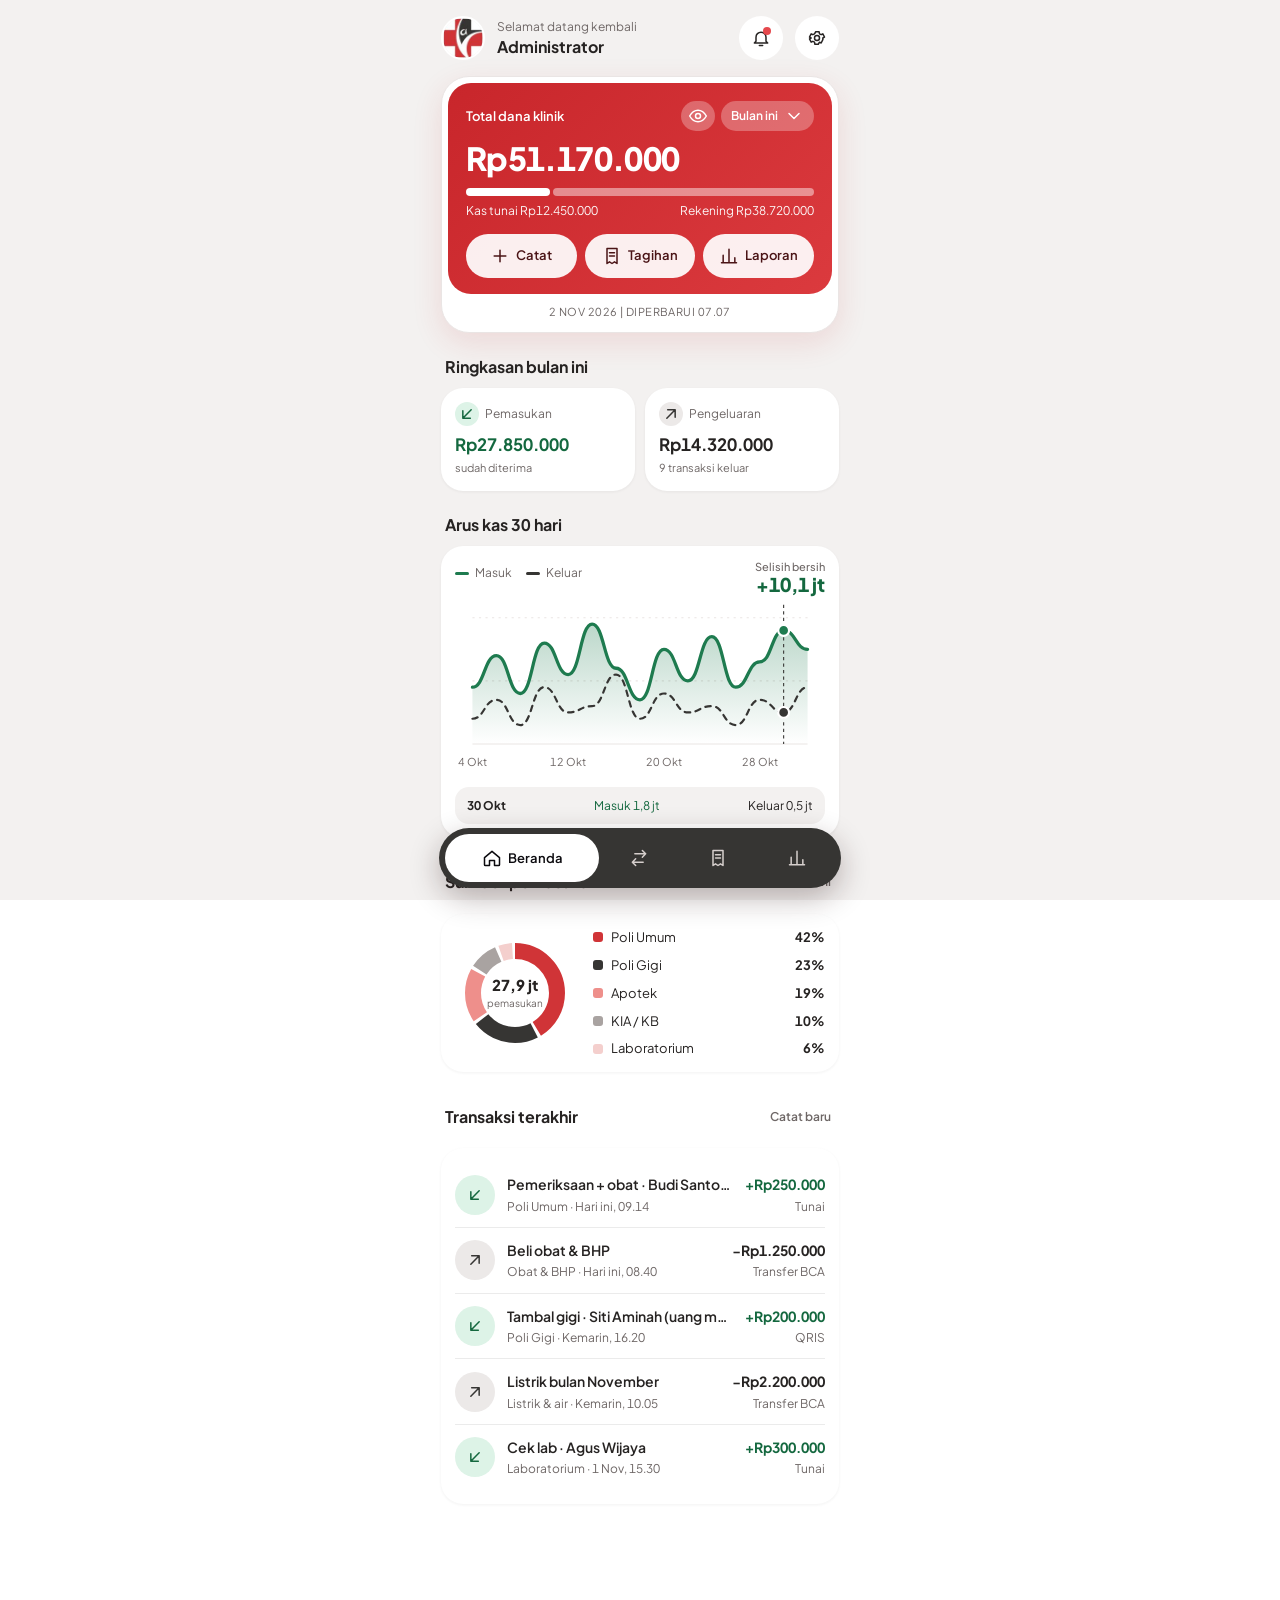
<file: index.html>
<!doctype html>
<html lang="id"><head><meta charset="utf-8">
<meta name="viewport" content="width=device-width, initial-scale=1, viewport-fit=cover">
<title>Fa-Mitra · Dashboard keuangan</title>
<link href="https://fonts.googleapis.com/css2?family=Plus+Jakarta+Sans:wght@400;500;600;700;800&display=swap" rel="stylesheet">
<style>
:root{--bg1:#F3F1F0;--bg2:#F3F1F0;--card:#fff;--solid:#fff;--ink:#262322;--mute:#6E6766;--line:rgba(38,35,34,.09);--acc:#D03437;--acc2:#F8DCDC;--pos:#14683F;--posbg:#DDF3E7;--neg:#363533;--negbg:#ECE9E8;--nav:#363533;--navfg:#fff;--hero1:#C8262B;--hero2:#DB3A3E;
box-sizing:border-box;padding-top:env(safe-area-inset-top,0px);padding-bottom:env(safe-area-inset-bottom,0px)}
html{color-scheme:light}
*{box-sizing:border-box;-webkit-tap-highlight-color:transparent}
html{scroll-padding-top:env(safe-area-inset-top,0px)}
body{margin:0;min-height:100vh;background:linear-gradient(170deg,var(--bg1) 0%,var(--bg2) 38%,var(--bg2) 100%) fixed;color:var(--ink);font:14px/1.45 "Plus Jakarta Sans",system-ui,sans-serif;font-variant-numeric:tabular-nums}
button{font:inherit;color:inherit;border:0;background:none;cursor:pointer}
button:focus-visible,input:focus-visible,select:focus-visible{outline:3px solid var(--acc);outline-offset:2px}
#app{max-width:430px;margin:0 auto;padding:16px 16px 120px}
.top{display:flex;align-items:center;gap:12px;margin-bottom:16px}
.top img{width:44px;height:44px;border-radius:50%;object-fit:cover;background:#fff;border:2px solid var(--solid)}
.top .who{flex:1;min-width:0}.who small{display:block;color:var(--mute);font-size:12px}.who b{font-size:16px;font-weight:700}
.ib{width:44px;height:44px;border-radius:50%;background:var(--card);display:grid;place-items:center;position:relative}
.ib i{position:absolute;top:11px;right:12px;width:8px;height:8px;border-radius:50%;background:#E5484D}
svg{display:block}.ic{width:20px;height:20px;fill:none;stroke:currentColor;stroke-width:1.8;stroke-linecap:round;stroke-linejoin:round}
.hero{border-radius:28px;padding:6px;background:#fff!important;border:1px solid #EAE5E4;box-shadow:0 10px 30px rgba(200,38,43,.12)}
.hero .in{border-radius:23px;padding:18px 18px 16px;color:#fff;background:linear-gradient(135deg,var(--hero1),var(--hero2))}
.row{display:flex;align-items:center;justify-content:space-between;gap:8px}
.chip{display:inline-flex;align-items:center;gap:6px;height:30px;padding:0 10px;border-radius:15px;background:rgba(255,255,255,.28);font-size:12px;font-weight:600}
.big{font-size:32px;font-weight:800;letter-spacing:-.02em;margin:10px 0 12px;line-height:1.1}
.split{display:flex;gap:3px;height:8px;margin-bottom:6px}.split span{border-radius:4px}
.legend{display:flex;justify-content:space-between;font-size:12px;margin-bottom:14px;opacity:.95}
.acts{display:flex;gap:8px}.acts button{flex:1;height:44px;border-radius:22px;background:rgba(255,255,255,.92);color:#4A1416;font-weight:600;font-size:13px;display:flex;align-items:center;justify-content:center;gap:6px}
.foot{padding:10px 8px 6px;text-align:center;font-size:11px;letter-spacing:.04em;color:#6E6766}
h2{font-size:16px;font-weight:700;margin:0}.sec{display:flex;justify-content:space-between;align-items:center;margin:22px 4px 10px}
.link{color:var(--mute);font-size:12px;font-weight:600;min-height:44px;padding:0 4px}
.scroll{display:flex;gap:10px;overflow-x:auto;margin:0 -16px;padding:0 16px 4px;scrollbar-width:none}.scroll::-webkit-scrollbar{display:none}
.card{background:var(--card);border-radius:22px;padding:14px;box-shadow:0 1px 3px rgba(38,35,34,.06)}
.mini{flex:0 0 150px}.mini .dot{width:30px;height:30px;border-radius:50%;display:grid;place-items:center;margin-bottom:10px}
.mini small{color:var(--mute);font-size:12px;display:block}.mini b{font-size:16px}
.two{display:grid;grid-template-columns:1fr 1fr;gap:10px}
.lg{display:flex;gap:14px;font-size:12px;color:var(--mute);margin-top:4px}.lg i{display:inline-block;width:14px;height:3px;border-radius:2px;margin-right:6px;vertical-align:middle}
.net{font-size:19px;font-weight:800;color:var(--pos);text-align:right;line-height:1.2}.net small{display:block;font-size:11px;font-weight:500;color:var(--mute)}
.rd{display:flex;justify-content:space-between;gap:8px;margin-top:8px;padding:10px 12px;border-radius:14px;background:#F3F1F0;font-size:12px}.rd b{font-weight:700}
.don{display:flex;align-items:center;gap:18px}.don svg{flex:none}.don ul{list-style:none;margin:0;padding:0;flex:1;min-width:0;display:flex;flex-direction:column;gap:9px;font-size:13px}.don li{display:flex;align-items:center;gap:8px}.don li i{width:10px;height:10px;border-radius:3px;flex:none}.don li b{margin-left:auto}
.stat small{display:flex;align-items:center;gap:6px;color:var(--mute);font-size:12px}.stat b{display:block;font-size:17px;margin-top:6px}.stat em{font-style:normal;font-size:11px;color:var(--mute)}
.tx{display:flex;align-items:center;gap:12px;padding:12px 0;border-top:1px solid var(--line)}.tx:first-child{border-top:0}
.tx .dot{flex:0 0 40px;width:40px;height:40px;border-radius:50%;display:grid;place-items:center}
.tx div{flex:1;min-width:0}.tx b{display:block;font-weight:600;font-size:14px;overflow:hidden;text-overflow:ellipsis;white-space:nowrap}.tx small{color:var(--mute);font-size:12px}
.tx .a{flex:none;text-align:right}.tx .a b{font-weight:700;overflow:visible}
.in-dot{background:var(--posbg);color:var(--pos)}.out-dot{background:var(--negbg);color:var(--neg)}
h1{font-size:22px;font-weight:800;margin:6px 4px 16px;letter-spacing:-.01em}
.field{background:var(--card);border-radius:22px;padding:14px 16px;position:relative}
.field label{font-size:12px;color:var(--mute);font-weight:600;display:block}
.field select{width:100%;margin-top:6px;border:0;background:transparent;font:700 18px "Plus Jakarta Sans",sans-serif;color:var(--ink);appearance:none;min-height:36px}
.field+.field{margin-top:10px}
.flip{position:absolute;left:50%;transform:translate(-50%,-50%);z-index:2;width:44px;height:44px;border-radius:50%;background:var(--nav);color:#fff;display:grid;place-items:center;border:4px solid var(--bg2)}
.flipwrap{position:relative;height:0}
.amt{display:flex;align-items:center;gap:8px;background:#F3F1F0;border-radius:18px;padding:0 16px;height:56px;margin-top:8px}
.amt span{color:var(--mute);font-weight:600}.amt input{flex:1;min-width:0;border:0;background:none;font:800 22px "Plus Jakarta Sans",sans-serif;color:var(--ink);text-align:right}
.seg{display:flex;padding:4px;gap:4px;background:var(--acc2);border-radius:18px;margin-bottom:12px}
.seg button{flex:1;height:40px;border-radius:14px;font-weight:600;font-size:13px;color:var(--mute)}.seg button[aria-pressed=true]{background:var(--solid);color:var(--ink);font-weight:700;box-shadow:0 1px 3px rgba(0,0,0,.12)}
.hint{display:flex;justify-content:space-between;color:var(--mute);font-size:12px;margin:12px 4px 18px}
.swipe{position:relative;height:56px;border-radius:28px;background:var(--acc);color:#fff;font-weight:700;display:grid;place-items:center;touch-action:none;user-select:none;overflow:hidden}
.knob{position:absolute;left:4px;top:4px;width:48px;height:48px;border-radius:50%;background:#fff;color:var(--acc);display:grid;place-items:center;touch-action:none}
.swipe.bad{animation:sh .3s}@keyframes sh{25%{transform:translateX(-6px)}75%{transform:translateX(6px)}}
.pts{border-radius:28px;padding:6px;background:var(--card)}.pts .in{border-radius:23px;padding:16px 18px;background:linear-gradient(135deg,var(--hero1),var(--hero2));color:#fff}
.pts .big{margin:6px 0 2px}.pts small{opacity:.9}
.claim{display:flex;flex-direction:column;gap:4px;padding:14px 0;border-top:1px solid var(--line)}.claim:first-of-type{border-top:0}
.claim .r{display:flex;align-items:center;justify-content:space-between;gap:12px}
.btn{height:44px;padding:0 16px;border-radius:22px;background:var(--acc);color:#fff;font-weight:600;font-size:13px;flex:none}
.empty{padding:18px 0;text-align:center;color:var(--mute)}
.bar{margin-bottom:14px}.bar .row{font-size:13px;margin-bottom:6px}.bar .t{height:8px;border-radius:4px;background:var(--acc2);overflow:hidden}.bar .t i{display:block;height:100%;border-radius:4px;background:var(--acc)}
.bar span.s{color:var(--mute);margin-left:8px}
nav{position:fixed;left:0;right:0;bottom:0;padding:0 14px calc(12px + env(safe-area-inset-bottom,0px));display:flex;justify-content:center;z-index:5}
nav .p{width:100%;max-width:402px;background:var(--nav);border-radius:32px;padding:6px;display:flex;gap:2px;box-shadow:0 10px 30px rgba(40,15,15,.3)}
nav button{flex:1;height:48px;border-radius:24px;color:#D6CFCD;display:flex;align-items:center;justify-content:center;gap:6px;font-weight:600;font-size:13px;min-width:48px}
nav button[aria-current=page]{flex:2.2;background:#fff;color:#0B0A0E}
nav button span{display:none}nav button[aria-current=page] span{display:inline}
.toast{position:fixed;left:50%;bottom:calc(92px + env(safe-area-inset-bottom,0px));transform:translateX(-50%);background:var(--ink);color:var(--bg2);padding:10px 16px;border-radius:20px;font-weight:600;font-size:13px;z-index:9;transition:opacity .3s}
@media (prefers-reduced-motion:reduce){.swipe.bad{animation:none}.toast{transition:none}}
</style></head><body>
<div id="app"></div>
<script>
const LOGO="[data-uri]";
const P={home:'M3 11.5 12 4l9 7.5V20a1 1 0 0 1-1 1h-5v-6H9v6H4a1 1 0 0 1-1-1z',swap:'M7 7h13M16 3l4 4-4 4M17 17H4M8 13l-4 4 4 4',bill:'M6 3h12v18l-3-2-3 2-3-2-3 2zM9 8h6M9 12h6',chart:'M5 20V11M12 20V4M19 20v-6M3 20h18',bell:'M6 16V11a6 6 0 0 1 12 0v5l2 2H4zM10 21h4',cog:'M12 15a3 3 0 1 0 0-6 3 3 0 0 0 0 6zM19 12l2-1-2-4-2 1-2-1-.5-2.5h-4L9 7 7 8 5 7 3 11l2 1v0l-2 1 2 4 2-1 2 1 .5 2.5h4L15 17l2 1 2-4z',eye:'M2 12s4-7 10-7 10 7 10 7-4 7-10 7S2 12 2 12zM12 15a3 3 0 1 0 0-6 3 3 0 0 0 0 6z',eyeoff:'M3 3l18 18M10 6a9 9 0 0 1 12 6 12 12 0 0 1-3 3.5M6.5 7A12 12 0 0 0 2 12s4 7 10 7a9 9 0 0 0 4-1',plus:'M12 5v14M5 12h14',down:'M17 7 7 17M7 8v9h9',up:'M7 17 17 7M8 7h9v9',cash:'M3 7h18v10H3zM12 14a2 2 0 1 0 0-4 2 2 0 0 0 0 4z',bank:'M3 10l9-6 9 6M5 10v8M10 10v8M14 10v8M19 10v8M3 20h18',chev:'M6 9l6 6 6-6',right:'M9 6l6 6-6 6',ud:'M8 4v16M8 4 4 8M16 20V4M16 20l4-4'};
const ic=(k,c='')=>`<svg class="ic ${c}" viewBox="0 0 24 24" aria-hidden="true"><path d="${P[k]}"/></svg>`;
const rp=n=>'Rp'+Math.round(n).toLocaleString('id-ID');
const S={tab:'home',hide:false,cash:12450000,bank:38720000,inc:27850000,exp:14320000,piutang:21050000,mode:'in',per:'Bulan ini',pick:null,
tx:[[1,'Pemeriksaan + obat · Budi Santoso','Poli Umum · Hari ini, 09.14','Tunai',250000],[0,'Beli obat & BHP','Obat & BHP · Hari ini, 08.40','Transfer BCA',1250000],[1,'Tambal gigi · Siti Aminah (uang muka)','Poli Gigi · Kemarin, 16.20','QRIS',200000],[0,'Listrik bulan November','Listrik & air · Kemarin, 10.05','Transfer BCA',2200000],[1,'Cek lab · Agus Wijaya','Laboratorium · 1 Nov, 15.30','Tunai',300000]],
claims:[{id:1,t:'Klaim BPJS September',m:'Poli Umum · diajukan 15 Okt, sudah 18 hari',a:8900000,b:'Tandai cair',to:'bank'},{id:2,t:'Tagihan Siti Aminah',m:'Poli Gigi · terbayar Rp200.000 dari Rp450.000',a:250000,b:'Catat bayar',to:'cash'},{id:3,t:'2 tagihan pasien lain',m:'Belum lunas',a:1900000,b:'Catat bayar',to:'cash'}]};
const INC=[['Poli Umum',11800000],['Poli Gigi',6400000],['Apotek',5200000],['KIA / KB',2900000],['Laboratorium',1550000]],EXP=[['Gaji nakes',8000000],['Obat & BHP',4120000],['Listrik & air',2200000]];
const CIN=[.9,1.4,.8,1.6,1.1,1.9,1.2,.7,1.5,1,1.7,.9,1.3,1.8,1.5],COUT=[.4,.7,.3,.9,.5,.6,1.1,.4,.8,.5,.6,.3,.7,.5,.9];
const $=s=>document.querySelector(s),mask=s=>S.hide?'Rp••••••':s;
function toast(m){const t=document.createElement('div');t.className='toast';t.setAttribute('role','status');t.textContent=m;document.body.append(t);setTimeout(()=>t.style.opacity=0,1800);setTimeout(()=>t.remove(),2200)}
function txRow(t){const i=t[0];return`<div class="tx"><span class="dot ${i?'in-dot':'out-dot'}">${ic(i?'down':'up')}</span><div><b>${t[1]}</b><small>${t[2]}</small></div><div class="a"><b style="color:${i?'var(--pos)':'var(--ink)'}">${i?'+':'−'}${rp(t[4])}</b><small>${t[3]}</small></div></div>`}
function bars(a,tot){return a.map(([n,v])=>`<div class="bar"><div class="row"><span>${n}</span><span><b>${rp(v)}</b><span class="s">${Math.round(v/tot*100)}%</span></span></div><div class="t"><i style="width:${v/a[0][1]*100}%"></i></div></div>`).join('')}
const dl=k=>4+k*2>31?(4+k*2-31)+' Nov':(4+k*2)+' Okt',fx=i=>16+i*308/14,fy=v=>136-v/2*116,jt=v=>v.toFixed(1).replace('.',',')+' jt';
function flowChart(){const sm=a=>a.map((v,i)=>i?`C${(fx(i-1)+fx(i))/2},${fy(a[i-1])} ${(fx(i-1)+fx(i))/2},${fy(v)} ${fx(i)},${fy(v)}`:`M${fx(0)},${fy(v)}`).join(''),pi=sm(CIN);
return`<svg id="fl" viewBox="0 0 340 168" style="width:100%;touch-action:pan-y;cursor:crosshair" role="img" aria-label="Grafik arus kas 30 hari: uang masuk lebih tinggi dari uang keluar hampir sepanjang periode"><defs><linearGradient id="gi" x1="0" y1="0" x2="0" y2="1"><stop offset="0" stop-color="#1E7B4F" stop-opacity=".30"/><stop offset="1" stop-color="#1E7B4F" stop-opacity="0"/></linearGradient></defs>${[0,1,2].map(v=>`<line x1="16" x2="324" y1="${fy(v)}" y2="${fy(v)}" stroke="#EAE5E4" ${v?'stroke-dasharray="2 4"':''}/>`).join('')}<path d="${pi}L${fx(14)},136L${fx(0)},136Z" fill="url(#gi)"/><path d="${sm(COUT)}" fill="none" stroke="#363533" stroke-width="2" stroke-dasharray="5 5" stroke-linecap="round"/><path d="${pi}" fill="none" stroke="#1E7B4F" stroke-width="3" stroke-linecap="round"/><line id="flv" y1="8" y2="136" stroke="#363533" stroke-dasharray="3 3"/><circle id="fc1" r="5" fill="#1E7B4F" stroke="#fff" stroke-width="2"/><circle id="fc2" r="5" fill="#363533" stroke="#fff" stroke-width="2"/>${[0,4,8,12].map(i=>`<text x="${fx(i)}" y="156" font-size="10" fill="#6E6766" text-anchor="middle">${dl(i)}</text>`).join('')}</svg>`}
function setFlow(k){const a=$('#flv');if(!a)return;a.setAttribute('x1',fx(k));a.setAttribute('x2',fx(k));const c=$('#fc1'),d=$('#fc2');c.setAttribute('cx',fx(k));c.setAttribute('cy',fy(CIN[k]));d.setAttribute('cx',fx(k));d.setAttribute('cy',fy(COUT[k]));$('#flr').innerHTML=`<b>${dl(k)}</b><span style="color:var(--pos)">Masuk ${jt(CIN[k])}</span><span>Keluar ${jt(COUT[k])}</span>`}
function donut(){const tot=INC.reduce((a,b)=>a+b[1],0),C=['#D03437','#363533','#EE8F8B','#A9A3A1','#F4CFCD'],L=2*Math.PI*42;let o=0;const sg=INC.map(([n,v],i)=>{const l=v/tot*L,s=Math.max(l-3,0);const e=`<circle cx="60" cy="60" r="42" fill="none" stroke="${C[i]}" stroke-width="16" stroke-dasharray="${s} ${L-s}" stroke-dashoffset="${-o}" transform="rotate(-90 60 60)"/>`;o+=l;return e}).join('');
return`<div class="don"><svg width="120" height="120" viewBox="0 0 120 120" role="img" aria-label="Komposisi pemasukan per unit layanan">${sg}<text x="60" y="58" text-anchor="middle" font-size="15" font-weight="800" fill="#262322">${S.hide?'••••':jt(tot/1e6)}</text><text x="60" y="74" text-anchor="middle" font-size="10" fill="#6E6766">pemasukan</text></svg><ul>${INC.map(([n,v],i)=>`<li><i style="background:${C[i]}"></i>${n}<b>${Math.round(v/tot*100)}%</b></li>`).join('')}</ul></div>`}
function home(){const tot=S.cash+S.bank,cp=S.cash/tot*100;return`
<div class="top"><img src="${LOGO}" alt="Logo Klinik Fa-Mitra"><div class="who"><small>Selamat datang kembali</small><b>Administrator</b></div><button class="ib" aria-label="Notifikasi">${ic('bell')}<i></i></button><button class="ib" aria-label="Pengaturan">${ic('cog')}</button></div>
<div class="hero"><div class="in"><div class="row"><span style="font-size:13px;font-weight:600">Total dana klinik</span><span class="row" style="gap:6px"><button class="chip" id="eye" aria-label="${S.hide?'Tampilkan':'Sembunyikan'} saldo" style="width:34px;padding:0;justify-content:center">${ic(S.hide?'eyeoff':'eye')}</button><button class="chip" id="per">${S.per} ${ic('chev')}</button></span></div>
<div class="big">${mask(rp(tot))}</div>
<div class="split" role="img" aria-label="Kas tunai ${Math.round(cp)} persen, rekening ${100-Math.round(cp)} persen"><span style="flex:${cp};background:#fff"></span><span style="flex:${100-cp};background:rgba(255,255,255,.45)"></span></div>
<div class="legend"><span>Kas tunai ${mask(rp(S.cash))}</span><span>Rekening ${mask(rp(S.bank))}</span></div>
<div class="acts"><button data-go="add">${ic('plus')}Catat</button><button data-go="bill">${ic('bill')}Tagihan</button><button data-go="rep">${ic('chart')}Laporan</button></div></div>
<div class="foot">2 NOV 2026 | DIPERBARUI 07.07</div></div>
<div class="sec"><h2>Ringkasan ${S.per.toLowerCase()}</h2></div>
<div class="two"><div class="card stat"><small><span class="dot in-dot" style="width:24px;height:24px;border-radius:50%;display:grid;place-items:center">${ic('down')}</span>Pemasukan</small><b style="color:var(--pos)">${mask(rp(S.inc))}</b><em>sudah diterima</em></div>
<div class="card stat"><small><span class="dot out-dot" style="width:24px;height:24px;border-radius:50%;display:grid;place-items:center">${ic('up')}</span>Pengeluaran</small><b>${mask(rp(S.exp))}</b><em>9 transaksi keluar</em></div></div>
<div class="sec"><h2>Arus kas 30 hari</h2></div>
<div class="card"><div class="row" style="align-items:flex-start"><div><div class="lg"><span><i style="background:#1E7B4F"></i>Masuk</span><span><i style="background:#363533"></i>Keluar</span></div></div><div class="net"><small>Selisih bersih</small>${S.hide?'Rp••••':'+'+jt(CIN.reduce((a,b)=>a+b,0)-COUT.reduce((a,b)=>a+b,0))}</div></div>${flowChart()}<div class="rd" id="flr" aria-live="polite"></div></div>
<div class="sec"><h2>Sumber pemasukan</h2><span class="link" style="display:grid;place-items:center">Bulan ini</span></div>
<div class="card">${donut()}</div>
<div class="sec"><h2>Transaksi terakhir</h2><button class="link" data-go="add">Catat baru</button></div>
<div class="card">${S.tx.slice(0,5).map(txRow).join('')}</div>`}
function add(){const o=S.mode==='in'?INC:EXP;return`<h1>Catat transaksi</h1>
<div class="seg" role="group" aria-label="Jenis"><button data-m="in" aria-pressed="${S.mode==='in'}">Uang masuk</button><button data-m="out" aria-pressed="${S.mode==='out'}">Uang keluar</button></div>
<div class="field"><label for="u">${S.mode==='in'?'Dari unit layanan':'Untuk kategori'}</label><select id="u">${o.map(x=>`<option>${x[0]}</option>`).join('')}</select></div>
<div class="flipwrap"><div class="flip" aria-hidden="true">${ic('ud')}</div></div>
<div class="field"><label for="mt">${S.mode==='in'?'Diterima lewat':'Dibayar lewat'}</label><select id="mt"><option>Tunai</option><option>QRIS</option><option>Transfer BCA</option></select></div>
<div class="field" style="margin-top:10px"><label for="am">Jumlah</label><div class="amt"><span>Rp</span><input id="am" inputmode="numeric" placeholder="0" autocomplete="off"></div></div>
<div class="hint"><span>Saldo kas tunai</span><b>${rp(S.cash)}</b></div>
<div class="swipe" id="sw"><span id="swt">Geser untuk simpan</span><button class="knob" id="kn" aria-label="Simpan transaksi">${ic('right')}</button></div>`}
function bill(){const c=S.claims;return`<h1>Tagihan &amp; klaim</h1>
<div class="pts"><div class="in"><small>Piutang belum cair</small><div class="big">${mask(rp(S.piutang))}</div><small>${c.length} item perlu ditindaklanjuti</small></div><div class="foot" style="padding:10px">Margin 71% termasuk piutang</div></div>
<div class="sec"><h2>Perlu ditindaklanjuti</h2></div>
<div class="card">${c.length?c.map(x=>`<div class="claim"><b>${x.t}</b><small style="color:var(--mute);font-size:12px">${x.m}</small><div class="r"><b style="font-size:16px">${rp(x.a)}</b><button class="btn" data-c="${x.id}">${x.b}</button></div></div>`).join(''):'<div class="empty">Semua tagihan sudah beres</div>'}</div>`}
function rep(){const W=340,H=150,mx=2,x=i=>20+i*(W-30)/14,y=v=>H-10-v/mx*(H-30),pl=a=>a.map((v,i)=>x(i)+','+y(v)).join(' '),k=S.pick??13;return`<h1>Laporan</h1>
<div class="card"><div class="row" style="margin-bottom:6px"><div><h2>Arus kas 30 hari</h2><small style="color:var(--mute)">Ketuk grafik untuk melihat per dua hari</small></div></div>
<svg id="ch" viewBox="0 0 ${W} ${H+20}" style="width:100%;touch-action:none" role="img" aria-label="Grafik arus kas: pemasukan lebih tinggi dari pengeluaran hampir sepanjang periode">
${[0,.5,1,1.5,2].map(v=>`<line x1="20" x2="${W-10}" y1="${y(v)}" y2="${y(v)}" stroke="var(--line)"/>`).join('')}
<polyline fill="none" stroke="var(--mute)" stroke-width="2" stroke-dasharray="5 5" stroke-linecap="round" stroke-linejoin="round" points="${pl(COUT)}"/>
<polyline fill="none" stroke="var(--acc)" stroke-width="3" stroke-linecap="round" stroke-linejoin="round" points="${pl(CIN)}"/>
<line x1="${x(k)}" x2="${x(k)}" y1="6" y2="${H-10}" stroke="var(--ink)" stroke-dasharray="3 3"/><circle cx="${x(k)}" cy="${y(CIN[k])}" r="5" fill="var(--acc)" stroke="var(--solid)" stroke-width="2"/><circle cx="${x(k)}" cy="${y(COUT[k])}" r="5" fill="var(--mute)" stroke="var(--solid)" stroke-width="2"/>
${[[0,'4 Okt'],[4,'12 Okt'],[8,'20 Okt'],[12,'28 Okt']].map(([i,l])=>`<text x="${x(i)}" y="${H+8}" font-size="10" fill="var(--mute)" text-anchor="middle">${l}</text>`).join('')}</svg>
<div class="row" style="font-size:13px;margin-top:6px"><b>${4+k*2>31?(4+k*2-31)+' Nov':(4+k*2)+' Okt'}</b><span style="color:var(--pos)">Masuk ${CIN[k].toFixed(1).replace('.',',')} jt</span><span>Keluar ${COUT[k].toFixed(1).replace('.',',')} jt</span></div></div>
<div class="sec"><h2>Pemasukan per unit</h2></div><div class="card" style="padding-bottom:2px">${bars(INC,27850000)}</div>
<div class="sec"><h2>Pengeluaran per kategori</h2></div><div class="card" style="padding-bottom:2px">${bars(EXP,14320000)}</div>`}
function navb(){const T=[['home','Beranda','home'],['add','Catat','swap'],['bill','Tagihan','bill'],['rep','Laporan','chart']];return`<nav aria-label="Menu utama"><div class="p">${T.map(([k,l,i])=>`<button data-go="${k}" aria-label="${l}" ${S.tab===k?'aria-current="page"':''}>${ic(i)}<span>${l}</span></button>`).join('')}</div></nav>`}
function render(){$('#app').innerHTML=({home,add,bill,rep})[S.tab]()+navb();bind()}
function go(t){S.tab=t;S.pick=null;render();scrollTo(0,0)}
function save(){const am=parseInt(($('#am').value||'').replace(/\D/g,''))||0;if(!am)return false;const i=S.mode==='in',m=$('#mt').value,u=$('#u').value;
if(m==='Tunai')S.cash+=i?am:-am;else S.bank+=i?am:-am;i?S.inc+=am:S.exp+=am;S.tx.unshift([i?1:0,(i?'Pemasukan · ':'Pengeluaran · ')+u,u+' · Baru saja',m,am]);toast('Transaksi tersimpan');go('home');return true}
function bind(){document.querySelectorAll('[data-go]').forEach(b=>b.onclick=()=>go(b.dataset.go));
const e=$('#eye');if(e)e.onclick=()=>{S.hide=!S.hide;render()};
const fl=$('#fl');if(fl){setFlow(13);const mv=ev=>{const r=fl.getBoundingClientRect();setFlow(Math.max(0,Math.min(14,Math.round(((ev.clientX-r.left)/r.width*340-16)/(308/14)))))};fl.onpointerdown=mv;fl.onpointermove=mv}
const p=$('#per');if(p)p.onclick=()=>{const L=['Bulan ini','Hari ini'];S.per=L[(L.indexOf(S.per)+1)%2];if(S.per==='Hari ini'){S.inc=550000;S.exp=1250000}else{S.inc=27850000;S.exp=14320000}render()};
document.querySelectorAll('[data-m]').forEach(b=>b.onclick=()=>{S.mode=b.dataset.m;render()});
document.querySelectorAll('[data-c]').forEach(b=>b.onclick=()=>{const x=S.claims.find(c=>c.id==b.dataset.c);S.claims=S.claims.filter(c=>c!==x);S.piutang-=x.a;S[x.to]+=x.a;S.inc+=x.a;toast('Dicatat: '+rp(x.a));render()});
const am=$('#am');if(am)am.oninput=()=>{const n=am.value.replace(/\D/g,'');am.value=n?(+n).toLocaleString('id-ID'):''};
const kn=$('#kn');if(kn){const sw=$('#sw');let sx=null,max;const fail=()=>{sw.classList.remove('bad');void sw.offsetWidth;sw.classList.add('bad');am.focus()};
const done=()=>{if(!save()){fail();kn.style.transform='';$('#swt').style.opacity=1}};
kn.onpointerdown=e=>{sx=e.clientX;max=sw.clientWidth-56;kn.setPointerCapture(e.pointerId)};
kn.onpointermove=e=>{if(sx===null)return;const d=Math.max(0,Math.min(max,e.clientX-sx));kn.style.transform=`translateX(${d}px)`;$('#swt').style.opacity=1-d/max};
kn.onpointerup=e=>{if(sx===null)return;const d=e.clientX-sx;sx=null;if(d>max*.8)done();else{kn.style.transform='';$('#swt').style.opacity=1}};
kn.onkeydown=e=>{if(e.key==='Enter'||e.key===' '){e.preventDefault();done()}}}
const ch=$('#ch');if(ch)ch.onpointerdown=ch.onpointermove=e=>{if(e.type==='pointermove'&&!e.buttons)return;const r=ch.getBoundingClientRect(),vx=(e.clientX-r.left)/r.width*340;S.pick=Math.max(0,Math.min(14,Math.round((vx-20)/(310/14))));const y=scrollY;render();scrollTo(0,y)}}
render();
</script></body></html>
</file>
